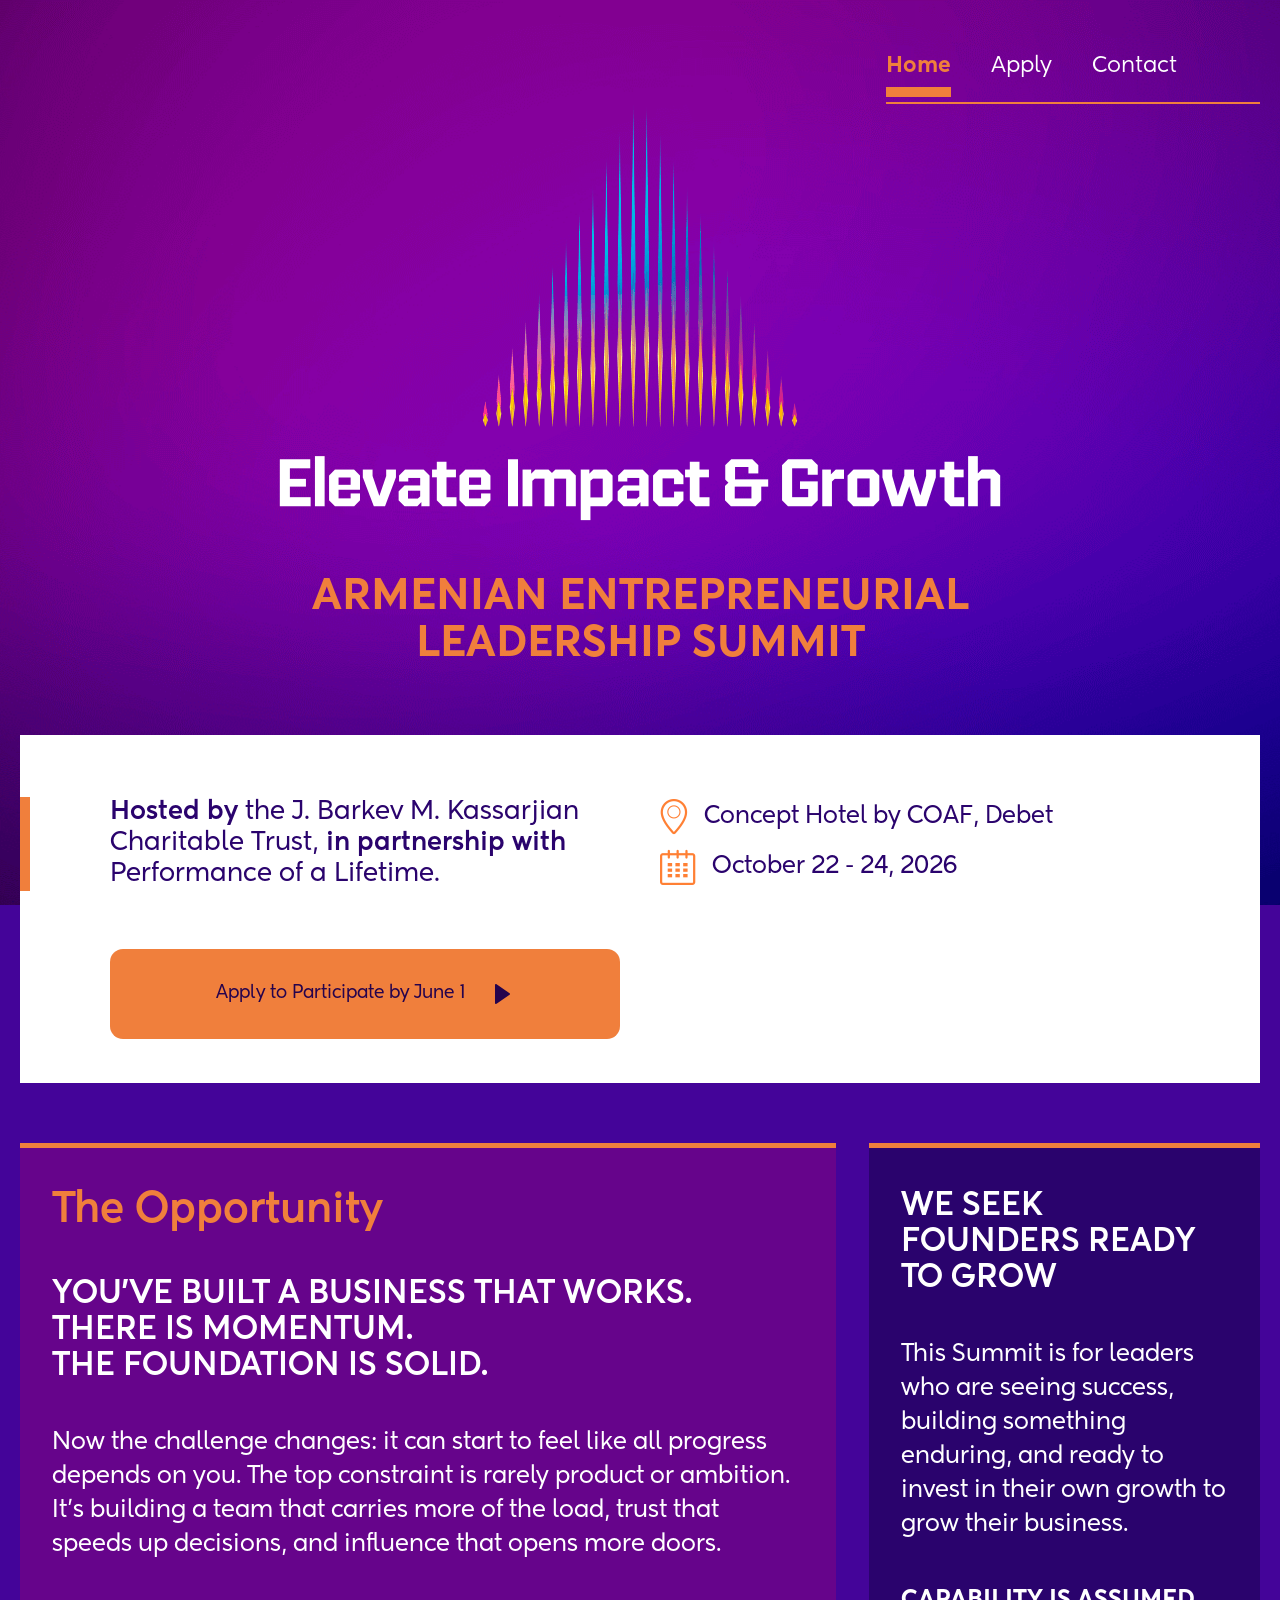
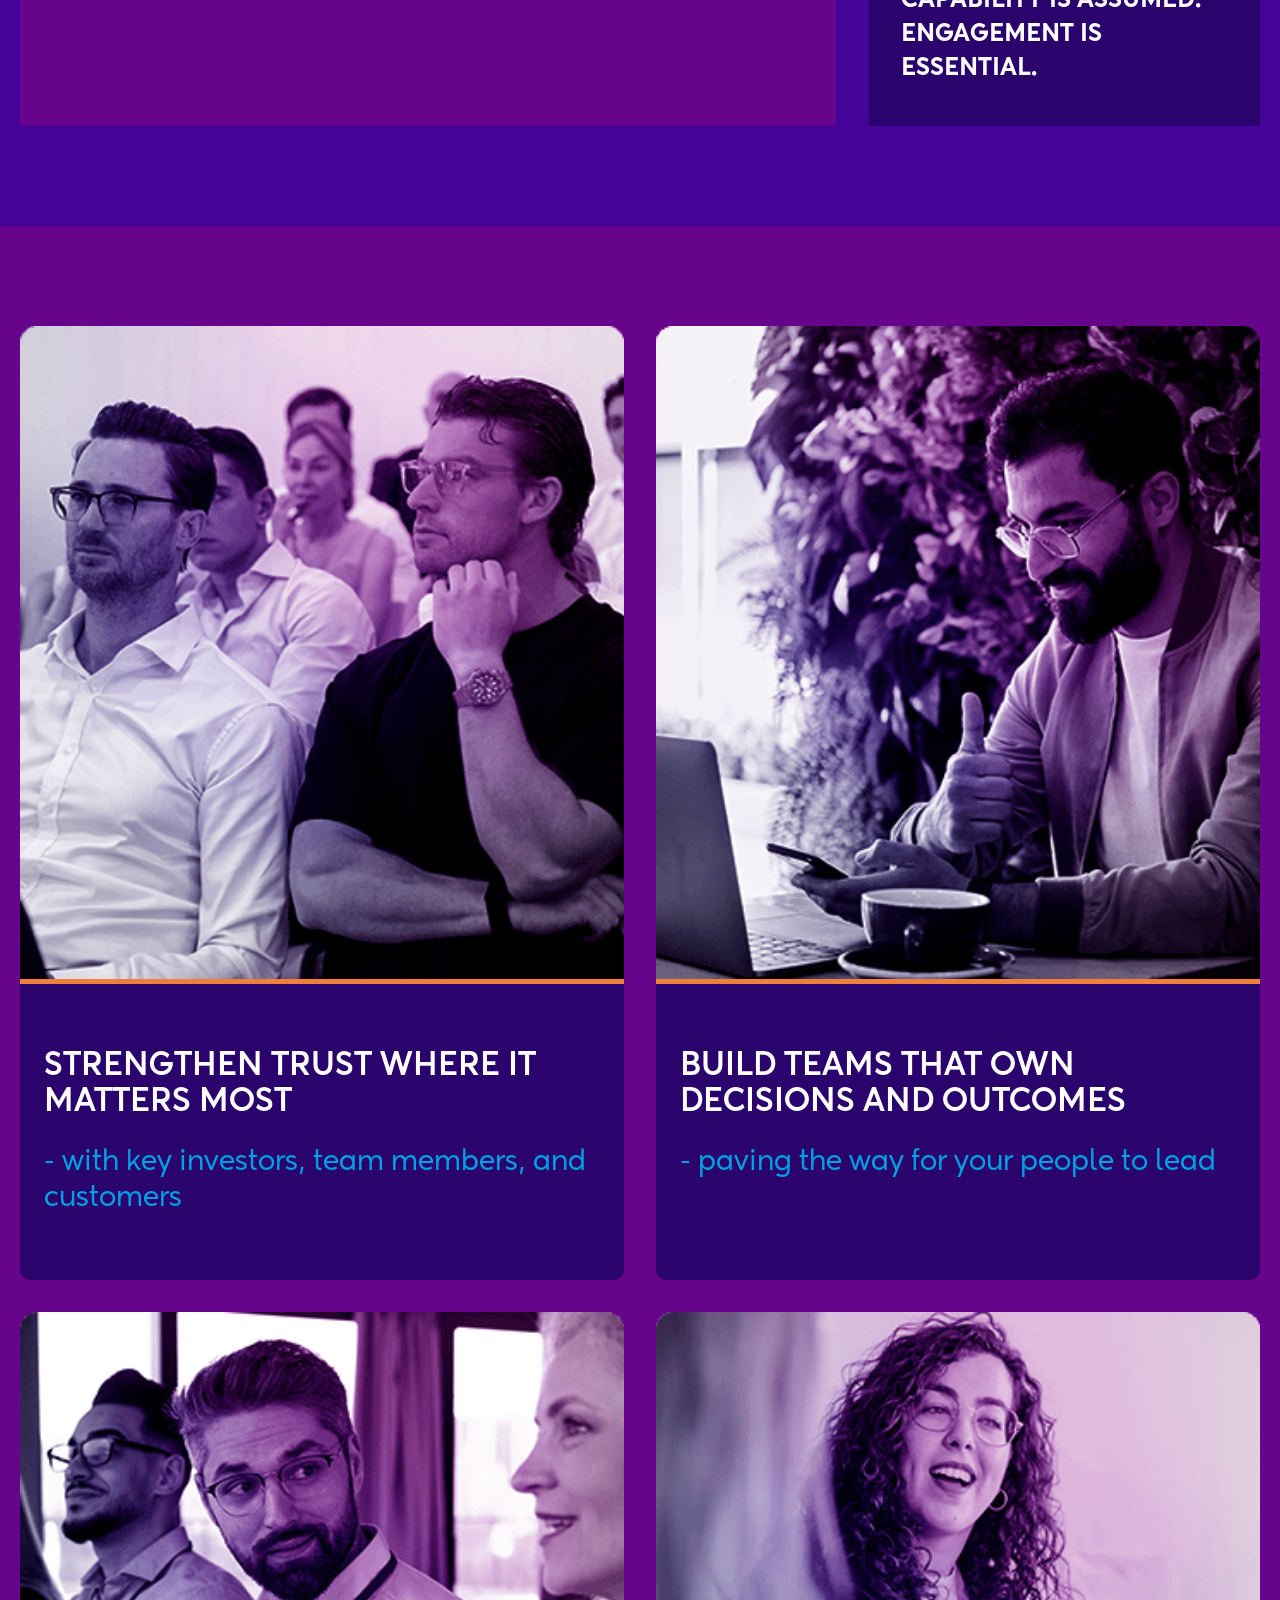
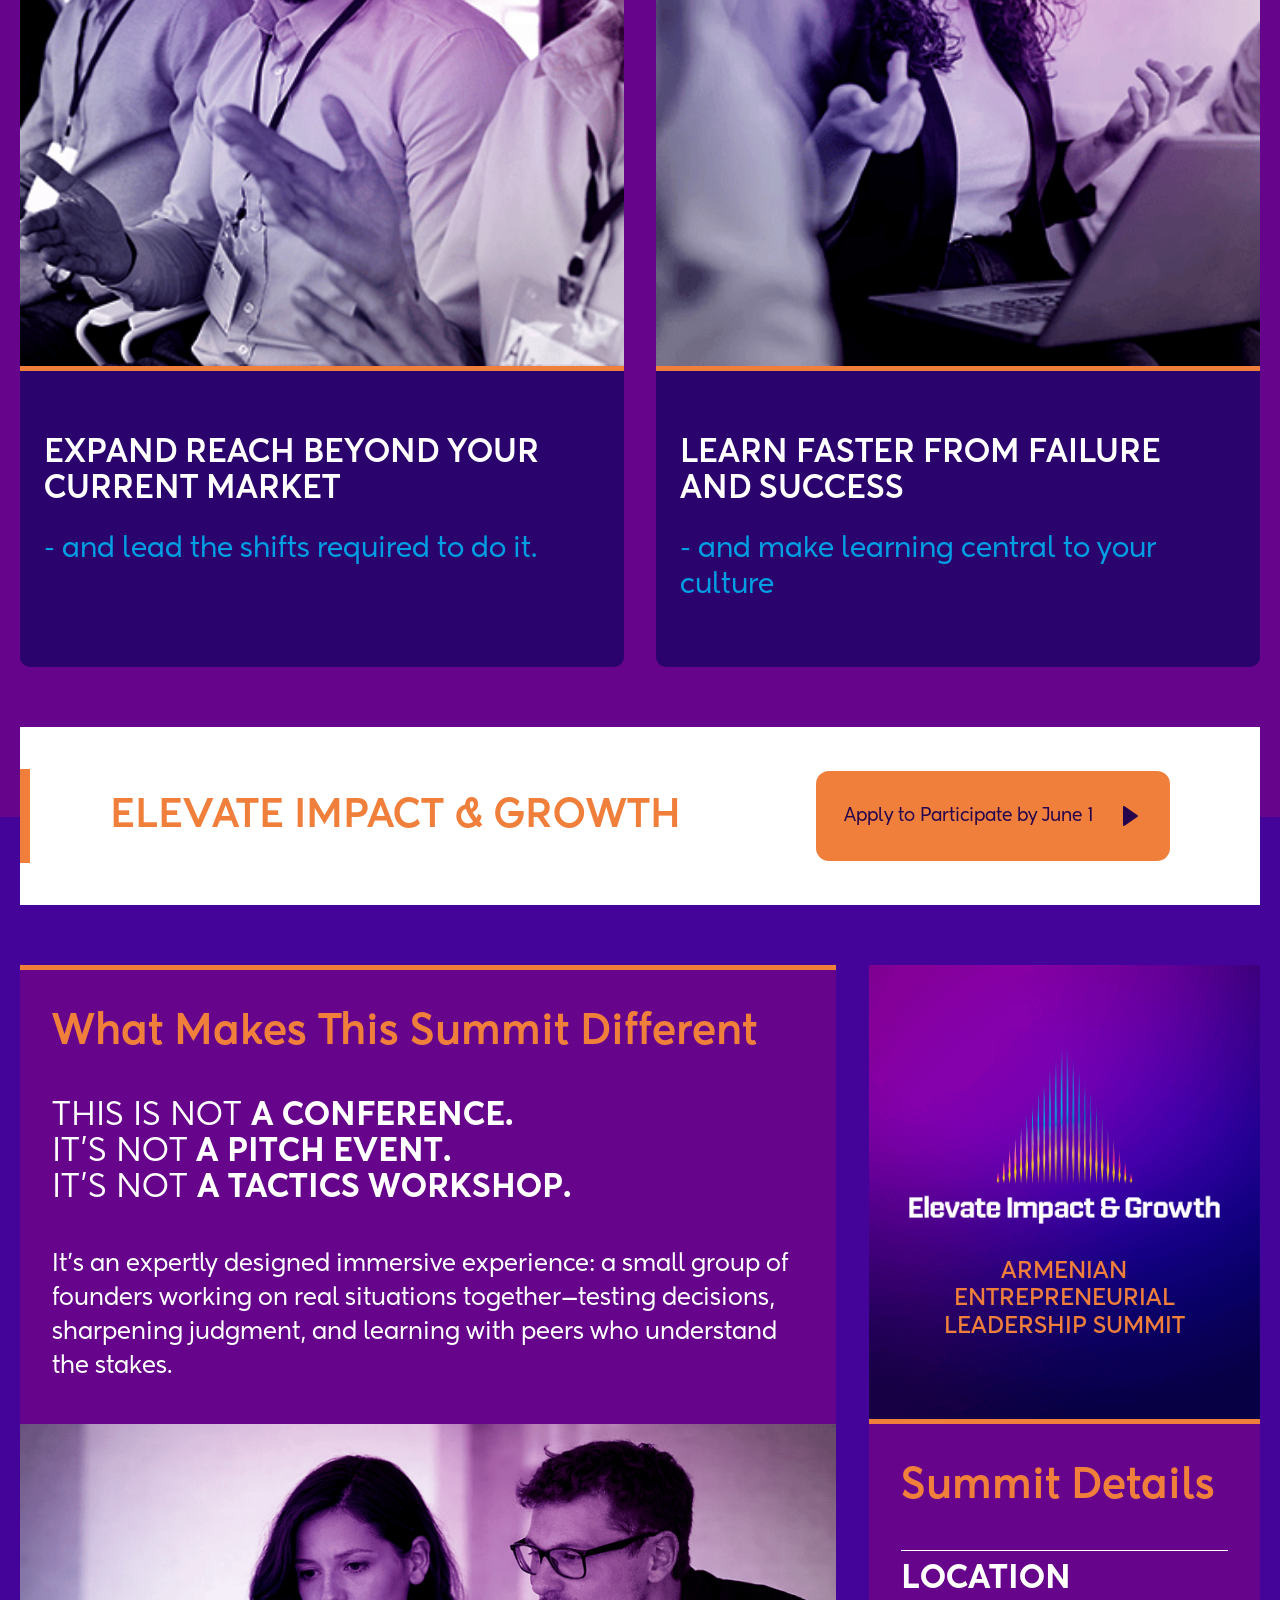
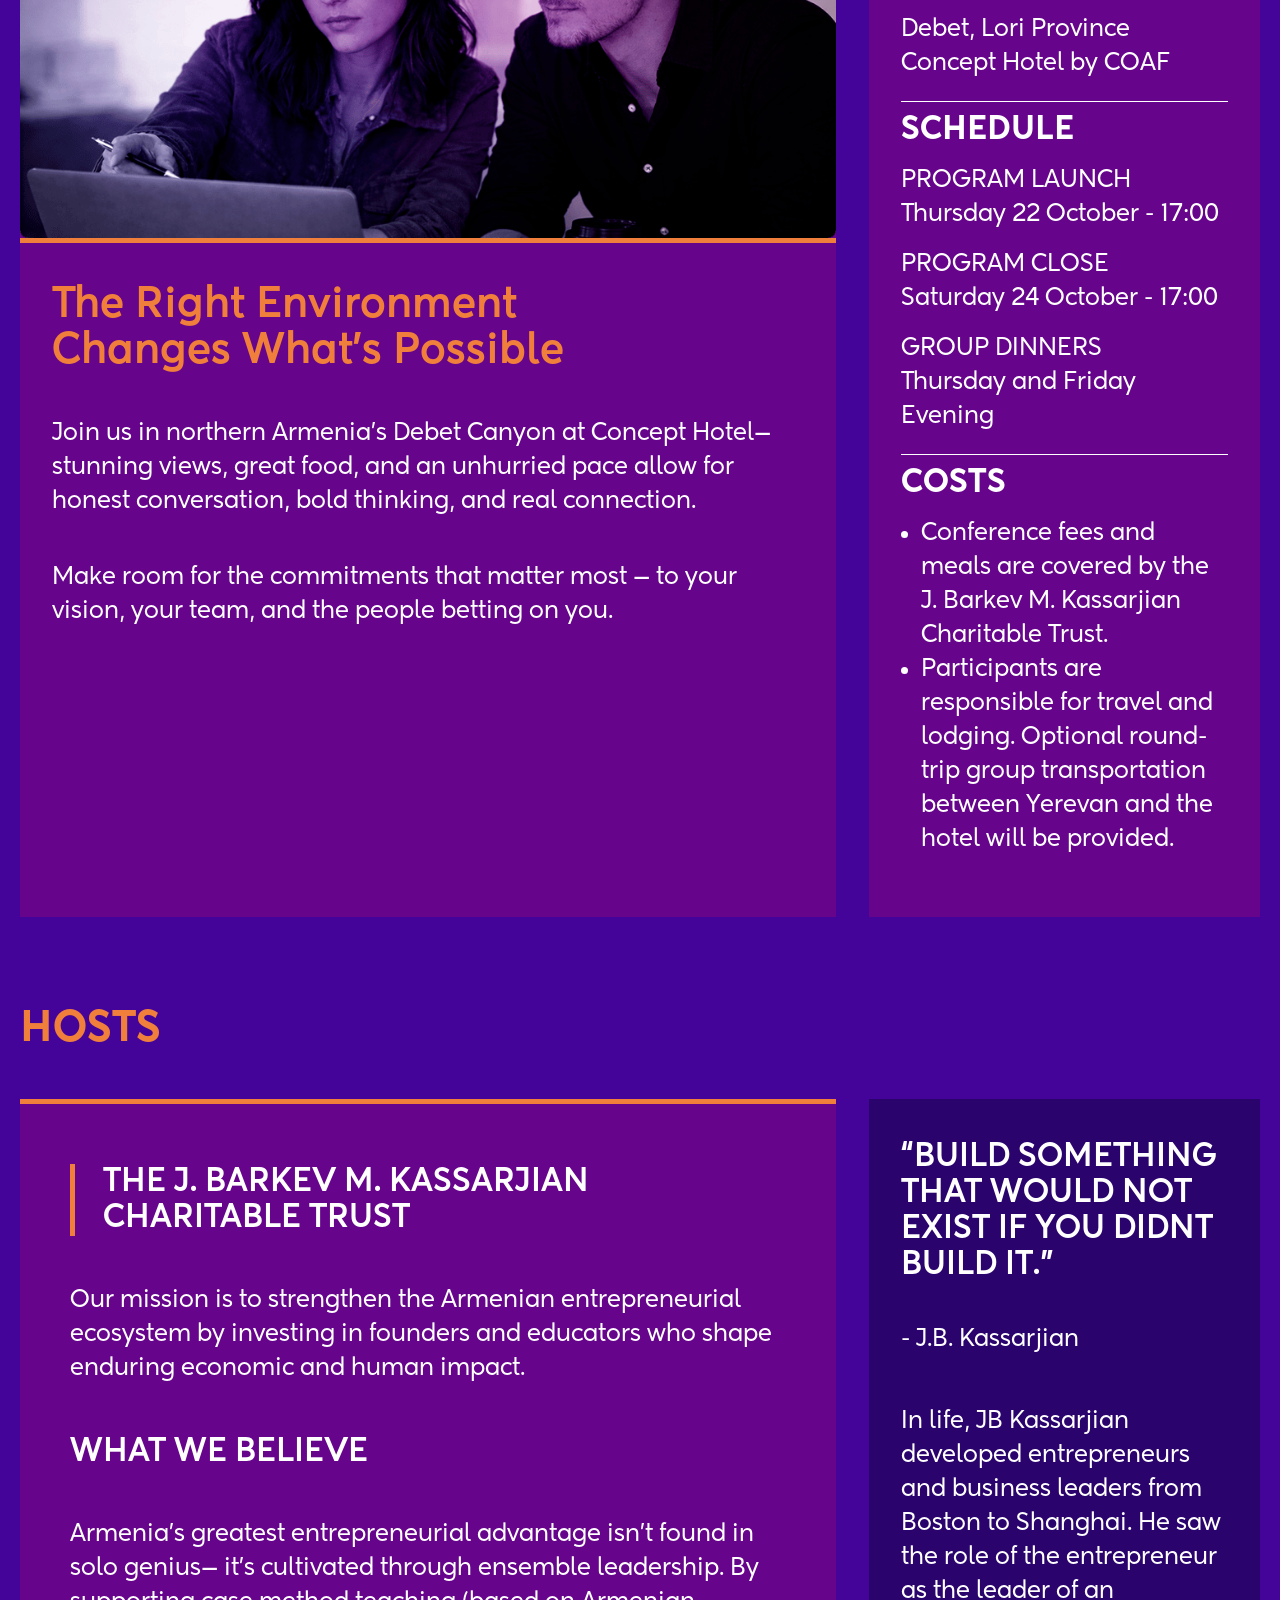
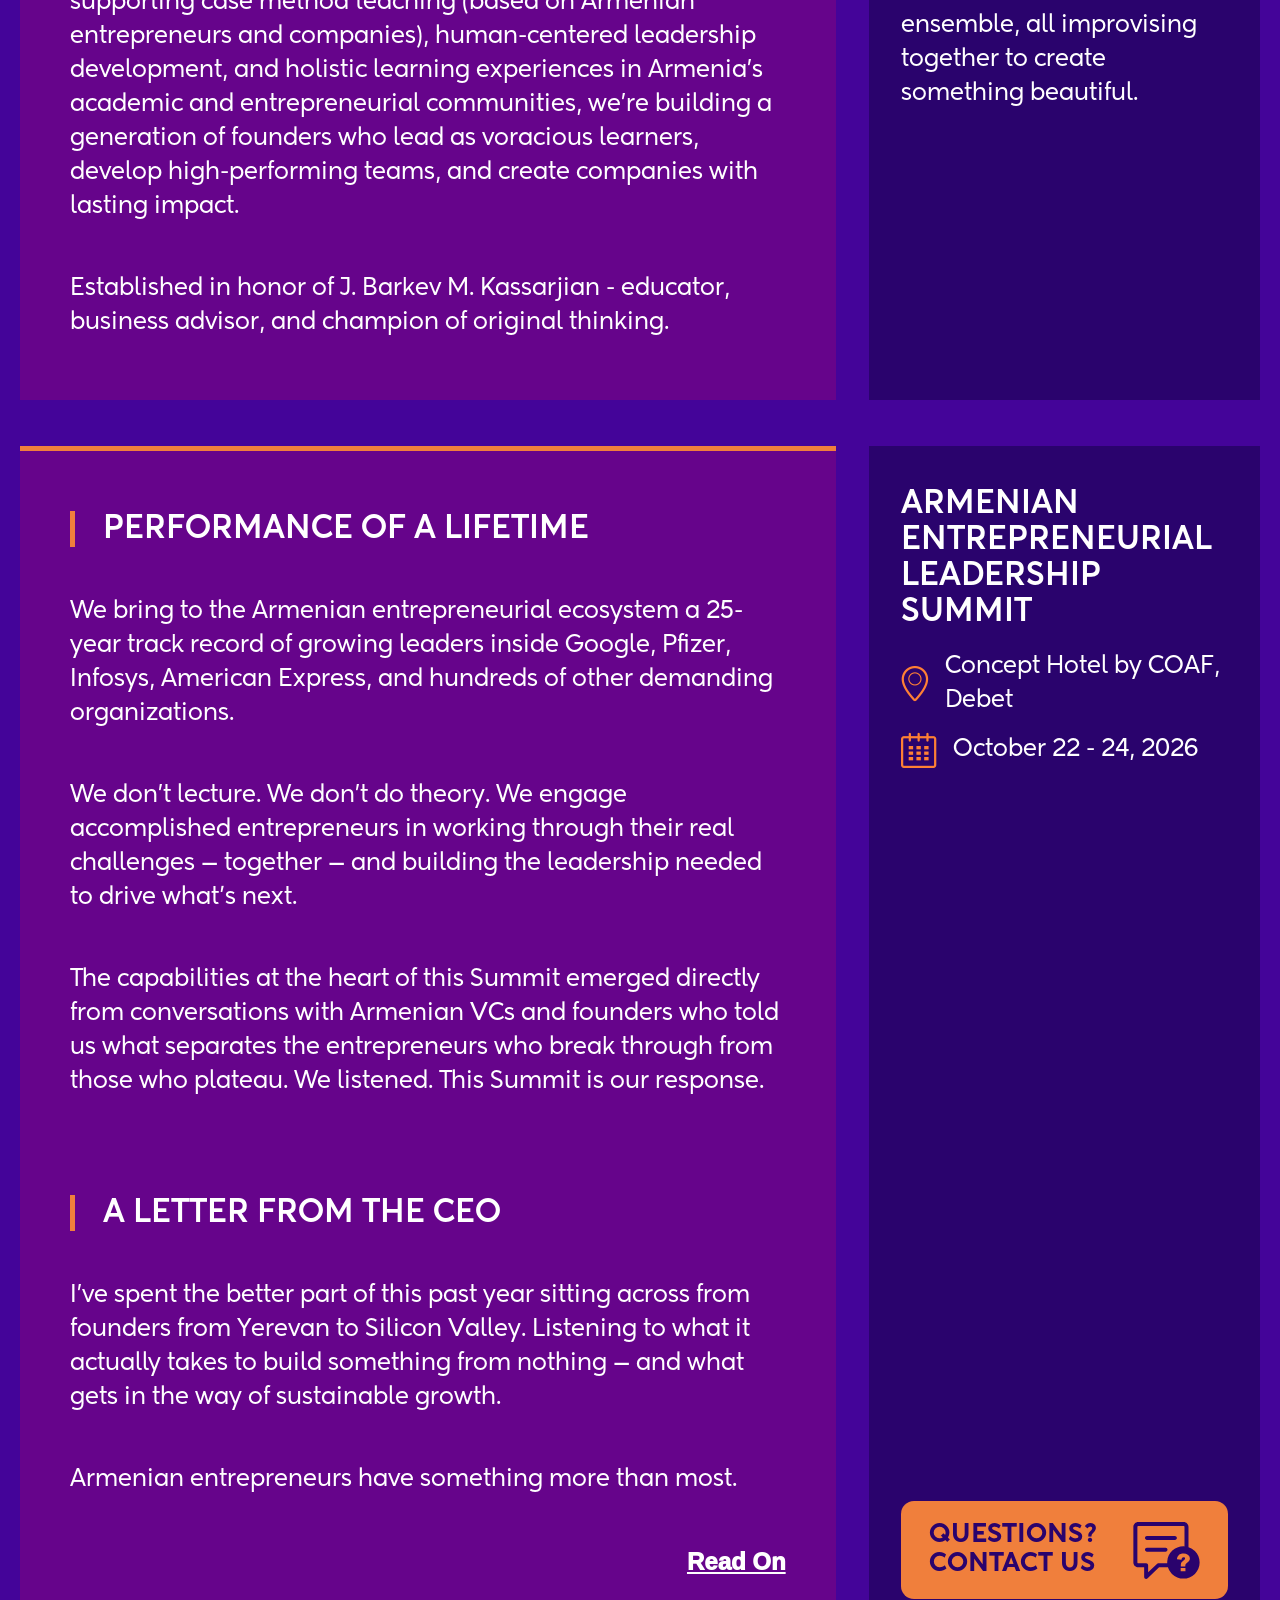
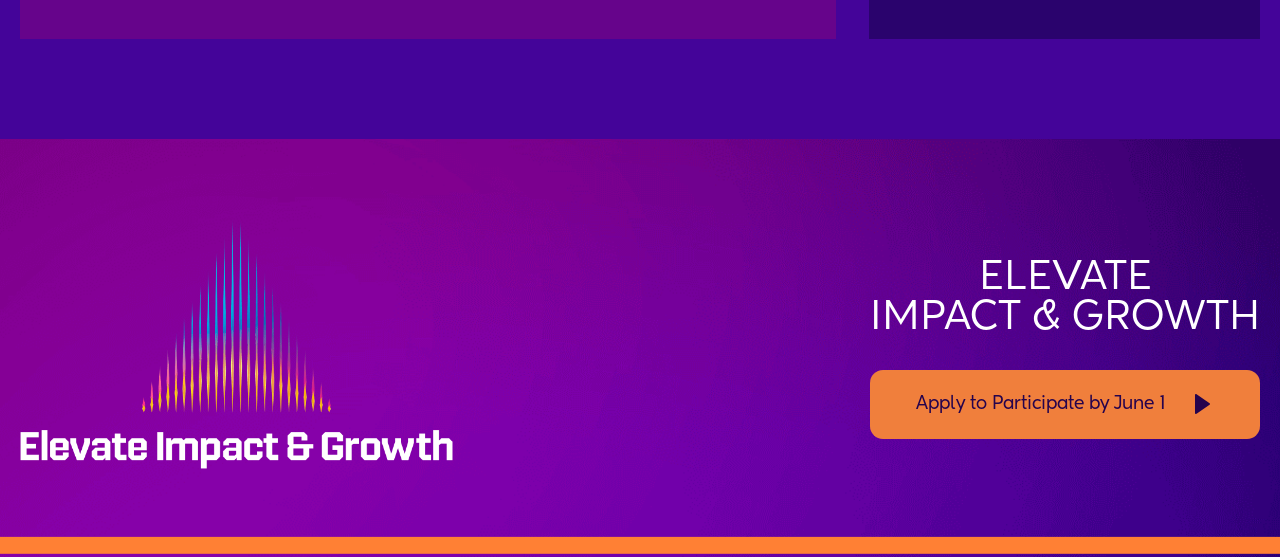
<file: index.html>
<!doctype html>
<html lang="en">
  <head>
    <meta charset="UTF-8" />
    <meta name="viewport" content="width=device-width, initial-scale=1.0" />
    <title>Summit</title>

    <!-- Styles -->
    <link rel="stylesheet" href="./assets/css/main.css" />
  </head>
  <body>
    <div class="wrapper">
      <!-- Header & Hero -->
      <div class="hero__wrapper">
        <!-- Header -->
        <header class="header">
          <div class="container">
            <!-- Desktop Menu -->
            <nav class="menu">
              <ul class="menu__list">
                <li class="menu__list-item">
                  <a href="#" class="menu__link active">Home</a>
                </li>
                <li class="menu__list-item">
                  <a href="./application-form.html" class="menu__link">Apply</a>
                </li>
                <li class="menu__list-item">
                  <a href="#" class="menu__link">Contact</a>
                </li>
              </ul>
            </nav>

            <!-- Mobile Menu -->
            <div class="mobile__menu">
              <ul class="mobile__menu-list">
                <li><a href="#" class="mobile__menu-link">Home</a></li>
                <li>
                  <a href="./application-form.html" class="mobile__menu-link"
                    >Apply</a
                  >
                </li>
                <li><a href="#" class="mobile__menu-link">Contact</a></li>
              </ul>
            </div>

            <!-- Burger Button -->
            <button
              id="burger"
              class="group burger-button"
              aria-label="Toggle mobile menu"
              aria-expanded="false"
              aria-controls="mobile-menu"
            >
              <span class="burger-button-top-line"></span>
              <span class="burger-button-center-line"></span>
              <span class="burger-button-bottom-line"></span>
            </button>
          </div>
        </header>

        <!-- Hero -->
        <section>
          <div class="container">
            <div class="hero">
              <img
                class="hero__logo"
                src="./assets/images/logo.png"
                alt="logo"
              />
              <h1 class="hero__title">
                ARMENIAN ENTREPRENEURIAL LEADERSHIP SUMMIT
              </h1>
            </div>
          </div>
        </section>
      </div>

      <main>
        <!-- The Opportunity -->
        <section class="section__opportunity">
          <div class="container">
            <div class="cta cta__opportunity">
              <h3 class="cta__title cta__title-opportunity">
                <span class="font-black">Hosted by</span> the J. Barkev M.
                Kassarjian Charitable Trust,
                <span class="font-black"> in partnership with</span> Performance
                of a Lifetime.
              </h3>
              <ul class="address__list">
                <li class="address__list-item">
                  <img src="./assets/images/location.png" alt="location icon" />
                  <a href="#">
                    <p class="section__text text-purple">
                      Concept Hotel by COAF, Debet
                    </p>
                  </a>
                </li>
                <li class="address__list-item">
                  <img src="./assets/images/calendar.png" alt="location icon" />
                  <p class="section__text text-purple">October 22 - 24, 2026</p>
                </li>
              </ul>
              <a
                href="./application-form.html"
                class="btn btn-primary btn-sm cta__btn"
              >
                Apply to Participate by June 1
                <svg
                  width="24"
                  height="24"
                  viewBox="0 0 24 24"
                  fill="none"
                  xmlns="http://www.w3.org/2000/svg"
                >
                  <path
                    d="M4.99941 2.9996L4.99941 20.9996C4.99998 21.1818 5.05024 21.3605 5.14479 21.5163C5.23933 21.6721 5.37457 21.7991 5.53596 21.8838C5.69735 21.9684 5.87877 22.0075 6.06069 21.9967C6.24261 21.9859 6.41815 21.9257 6.56841 21.8226L19.5684 12.8226C20.1074 12.4496 20.1074 11.5516 19.5684 11.1776L6.56841 2.1776C6.41846 2.07342 6.24284 2.01233 6.06061 2.00096C5.87839 1.98959 5.69653 2.02838 5.5348 2.11311C5.37307 2.19784 5.23765 2.32527 5.14326 2.48156C5.04887 2.63785 4.99912 2.81702 4.99941 2.9996Z"
                    fill="#25034d"
                  />
                </svg>
              </a>
            </div>
            <div class="section__grid opportunity">
              <div
                class="section__grid-item section__grid-item--left opportunity__item opportunity__item-left"
              >
                <h2 class="section__title">The Opportunity</h2>
                <h3 class="section__subtitle">
                  You've built a business that works. <br />
                  There is momentum. <br />
                  The foundation is solid.
                </h3>
                <p class="section__text">
                  Now the challenge changes: it can start to feel like all
                  progress depends on you. The top constraint is rarely product
                  or ambition. It’s building a team that carries more of the
                  load, trust that speeds up decisions, and influence that opens
                  more doors.
                </p>
              </div>
              <div
                class="section__grid-item section__grid-item--right opportunity__item opportunity__item-right"
              >
                <h3 class="section__subtitle">
                  We Seek Founders Ready to Grow
                </h3>
                <p class="section__text">
                  This Summit is for leaders who are seeing success, building
                  something enduring, and ready to invest in their own growth to
                  grow their business.
                </p>
                <p class="section__text section__text-bold">
                  Capability is assumed. <br />
                  Engagement is essential.
                </p>
              </div>
            </div>
          </div>
        </section>

        <!-- Ready -->
        <section class="section__ready">
          <div class="container">
            <div class="ready">
              <div class="ready__item">
                <img
                  class="ready__item-img"
                  src="./assets/images/team-1.png"
                  alt="ready image"
                />
                <div class="ready__item-info">
                  <h3 class="section__title ready__item-title">
                    STRENGTHEN TRUST WHERE IT MATTERS MOST
                  </h3>
                  <p class="ready__item-text">
                    - with key investors, team members, and customers
                  </p>
                </div>
              </div>
              <div class="ready__item">
                <img
                  class="ready__item-img"
                  src="./assets/images/team-2.png"
                  alt="ready image"
                />
                <div class="ready__item-info">
                  <h3 class="section__title ready__item-title">
                    BUILD TEAMS THAT OWN DECISIONS AND OUTCOMES
                  </h3>
                  <p class="ready__item-text">
                    - paving the way for your people to lead
                  </p>
                </div>
              </div>
              <div class="ready__item">
                <img
                  class="ready__item-img"
                  src="./assets/images/team-3.png"
                  alt="ready image"
                />
                <div class="ready__item-info">
                  <h3 class="section__title ready__item-title">
                    EXPAND REACH BEYOND YOUR CURRENT MARKET
                  </h3>
                  <p class="ready__item-text">
                    - and lead the shifts required to do it.
                  </p>
                </div>
              </div>
              <div class="ready__item">
                <img
                  class="ready__item-img"
                  src="./assets/images/team-4.png"
                  alt="ready image"
                />
                <div class="ready__item-info">
                  <h3 class="section__title ready__item-title">
                    LEARN FASTER FROM FAILURE AND SUCCESS
                  </h3>
                  <p class="ready__item-text">
                    - and make learning central to your culture
                  </p>
                </div>
              </div>
            </div>
          </div>
        </section>

        <!-- Different & Hosts -->
        <section class="section__different">
          <div class="container">
            <div class="cta cta__different">
              <h3 class="cta__title">Elevate Impact & Growth</h3>
              <a
                href="./application-form.html"
                class="btn btn-primary btn-sm cta__btn"
              >
                Apply to Participate by June 1
                <svg
                  width="24"
                  height="24"
                  viewBox="0 0 24 24"
                  fill="none"
                  xmlns="http://www.w3.org/2000/svg"
                >
                  <path
                    d="M4.99941 2.9996L4.99941 20.9996C4.99998 21.1818 5.05024 21.3605 5.14479 21.5163C5.23933 21.6721 5.37457 21.7991 5.53596 21.8838C5.69735 21.9684 5.87877 22.0075 6.06069 21.9967C6.24261 21.9859 6.41815 21.9257 6.56841 21.8226L19.5684 12.8226C20.1074 12.4496 20.1074 11.5516 19.5684 11.1776L6.56841 2.1776C6.41846 2.07342 6.24284 2.01233 6.06061 2.00096C5.87839 1.98959 5.69653 2.02838 5.5348 2.11311C5.37307 2.19784 5.23765 2.32527 5.14326 2.48156C5.04887 2.63785 4.99912 2.81702 4.99941 2.9996Z"
                    fill="#25034d"
                  />
                </svg>
              </a>
            </div>
            <div class="section__grid different">
              <div
                class="section__grid-item section__grid-item--left different__item"
              >
                <div class="different__item-inner">
                  <h2 class="section__title">
                    What Makes This Summit Different
                  </h2>
                  <h3 class="section__subtitle different__subtitle">
                    This is not <span class="font-heavy">a conference.</span>
                    <br />
                    It’s not<span class="font-heavy"> a pitch event.</span>
                    <br />
                    It’s not
                    <span class="font-heavy"> a tactics workshop.</span>
                  </h3>
                  <p class="section__text">
                    It’s an expertly designed immersive experience: a small
                    group of founders working on real situations
                    together—testing decisions, sharpening judgment, and
                    learning with peers who understand the stakes.
                  </p>
                </div>
              </div>
              <div
                class="section__grid-item section__grid-item--right different__item"
              >
                <div class="dirrefent__top">
                  <img
                    class="different__top-logo"
                    src="./assets/images/logo.png"
                    alt="logo"
                  />
                  <h4 class="dirrefent__top-title">
                    ARMENIAN ENTREPRENEURIAL LEADERSHIP SUMMIT
                  </h4>
                </div>
              </div>
            </div>
            <div class="section__grid different">
              <div
                class="section__grid-item section__grid-item--left different__item"
              >
                <img
                  class="different__item-img"
                  src="./assets/images/different-img.png"
                  alt="different image"
                />

                <div class="different__item-inner">
                  <h2 class="section__title">
                    The Right Environment <br />
                    Changes What's Possible
                  </h2>
                  <p class="section__text">
                    Join us in northern Armenia's Debet Canyon at Concept Hotel—
                    stunning views, great food, and an unhurried pace allow for
                    honest conversation, bold thinking, and real connection.
                  </p>
                  <p class="section__text">
                    Make room for the commitments that matter most — to your
                    vision, your team, and the people betting on you.
                  </p>
                </div>
              </div>
              <div
                class="section__grid-item section__grid-item--right different__item"
              >
                <div class="details">
                  <h2 class="section__title details__title">Summit Details</h2>
                  <div class="details__inner">
                    <h3 class="details__subtitle section__subtitle">
                      <span class="font-heavy">LOCATION</span>
                    </h3>
                    <p class="section__text">Debet, Lori Province</p>
                    <p class="section__text">Concept Hotel by COAF</p>
                  </div>

                  <div class="details__inner">
                    <h3 class="details__subtitle section__subtitle">
                      <span class="font-heavy">SCHEDULE</span>
                    </h3>
                    <div class="mb-4">
                      <p class="section__text uppercase">Program Launch</p>
                      <p class="section__text">Thursday 22 October - 17:00</p>
                    </div>
                    <div class="mb-4">
                      <p class="section__text uppercase">Program Close</p>
                      <p class="section__text">Saturday 24 October - 17:00</p>
                    </div>
                    <div>
                      <p class="section__text uppercase">Group Dinners</p>
                      <p class="section__text">Thursday and Friday Evening</p>
                    </div>
                  </div>

                  <div class="details__inner">
                    <h3 class="details__subtitle section__subtitle">
                      <span class="font-heavy">COSTS</span>
                    </h3>
                    <ul class="details__list">
                      <li class="details__list-item">
                        <p class="section__text">
                          Conference fees and meals are covered by the J. Barkev
                          M. Kassarjian Charitable Trust.
                        </p>
                      </li>
                      <li class="details__list-item">
                        <p class="section__text">
                          Participants are responsible for travel and lodging.
                          Optional round-trip group transportation between
                          Yerevan and the hotel will be provided.
                        </p>
                      </li>
                    </ul>
                  </div>
                </div>
              </div>
            </div>
            <div class="hosts__wrapper">
              <h2 class="section__title uppercase font-heavy">Hosts</h2>
              <div class="section__grid hosts">
                <div
                  class="section__grid-item section__grid-item--left hosts__item hosts__item-left"
                >
                  <h3 class="hosts__title text-white">
                    The J. Barkev M. Kassarjian Charitable Trust
                  </h3>

                  <p class="section__text hosts__text">
                    Our mission is to strengthen the Armenian entrepreneurial
                    ecosystem by investing in founders and educators who shape
                    enduring economic and human impact.
                  </p>

                  <h3 class="hosts__subtitle text-white">What We Believe</h3>

                  <p class="section__text hosts__text">
                    Armenia's greatest entrepreneurial advantage isn't found in
                    solo genius— it's cultivated through ensemble leadership. By
                    supporting case method teaching (based on Armenian
                    entrepreneurs and companies), human-centered leadership
                    development, and holistic learning experiences in Armenia's
                    academic and entrepreneurial communities, we're building a
                    generation of founders who lead as voracious learners,
                    develop high-performing teams, and create companies with
                    lasting impact.
                  </p>

                  <p class="section__text hosts__text">
                    Established in honor of J. Barkev M. Kassarjian - educator,
                    business advisor, and champion of original thinking.
                  </p>
                </div>
                <div
                  class="section__grid-item section__grid-item--right hosts__item hosts__item-right"
                >
                  <h3 class="text-white">
                    “BUILD SOMETHING THAT WOULD NOT EXIST IF YOU DIDNT BUILD
                    IT."
                  </h3>
                  <p class="section__text hosts__text mt-10">
                    - J.B. Kassarjian
                  </p>
                  <p class="section__text hosts__text mt-12">
                    In life, JB Kassarjian developed entrepreneurs and business
                    leaders from Boston to Shanghai. He saw the role of the
                    entrepreneur as the leader of an ensemble, all improvising
                    together to create something beautiful.
                  </p>
                </div>
              </div>

              <div class="section__grid hosts">
                <div
                  class="section__grid-item section__grid-item--left hosts__item hosts__item-left"
                >
                  <h3 class="hosts__title text-white">
                    Performance of a Lifetime
                  </h3>

                  <p class="section__text hosts__text">
                    We bring to the Armenian entrepreneurial ecosystem a 25-year
                    track record of growing leaders inside Google, Pfizer,
                    Infosys, American Express, and hundreds of other demanding
                    organizations.
                  </p>

                  <p class="section__text hosts__text">
                    We don't lecture. We don't do theory. We engage accomplished
                    entrepreneurs in working through their real challenges —
                    together — and building the leadership needed to drive
                    what’s next.
                  </p>

                  <p class="section__text hosts__text">
                    The capabilities at the heart of this Summit emerged
                    directly from conversations with Armenian VCs and founders
                    who told us what separates the entrepreneurs who break
                    through from those who plateau. We listened. This Summit is
                    our response.
                  </p>

                  <h3 class="hosts__title text-white mt-12">
                    A letter from the CEO
                  </h3>

                  <p class="section__text hosts__text">
                    I've spent the better part of this past year sitting across
                    from founders from Yerevan to Silicon Valley. Listening to
                    what it actually takes to build something from nothing — and
                    what gets in the way of sustainable growth.
                  </p>

                  <p class="section__text hosts__text">
                    Armenian entrepreneurs have something more than most.
                  </p>

                  <div class="read__on-hidden">
                    <p class="section__text hosts__text">
                      There's a drive that goes beyond the business. Building an
                      Armenian company is connected to building the country's
                      global impact. That's purpose.
                    </p>
                    <p class="section__text hosts__text">
                      And it's pressure: The moment what you built actually has
                      to scale, the game changes completely. Most founders (and
                      Fortune 50 execs) aren't ready for what comes next. Not
                      because they lack intelligence or drive. But because what
                      got them to this moment will not take them much further.
                    </p>
                    <p class="section__text hosts__text">
                      This is what JB challenged thousands of leaders to do:
                      grow your business by growing yourself and those you lead.
                    </p>
                    <p class="section__text hosts__text">
                      That's the work of this Summit. I hope you'll join us.
                    </p>
                    <p class="section__text hosts__text font-heavy">
                      Maureen Kelly
                    </p>
                  </div>

                  <button class="read__on-btn section__text-link section__text">
                    Read On
                  </button>
                </div>
                <div
                  class="section__grid-item section__grid-item--right hosts__item hosts__item-right"
                >
                  <h3 class="text-white">
                    Armenian Entrepreneurial Leadership Summit
                  </h3>

                  <ul class="address__list">
                    <li class="address__list-item">
                      <img
                        src="./assets/images/location.png"
                        alt="location icon"
                      />
                      <a href="#">
                        <p class="section__text">
                          Concept Hotel by COAF, Debet
                        </p>
                      </a>
                    </li>
                    <li class="address__list-item">
                      <img
                        src="./assets/images/calendar.png"
                        alt="location icon"
                      />
                      <p class="section__text">October 22 - 24, 2026</p>
                    </li>
                  </ul>

                  <a href="#" class="btn btn-primary address__btn">
                    <p>
                      Questions? <br />
                      Contact us
                    </p>
                    <svg
                      xmlns="http://www.w3.org/2000/svg"
                      xmlns:xlink="http://www.w3.org/1999/xlink"
                      width="67px"
                      height="57px"
                    >
                      <path
                        fill-rule="evenodd"
                        fill="rgb(42, 3, 109)"
                        d="M61.881,29.086 C60.091,27.297 57.899,25.955 55.486,25.171 L55.486,4.858 C55.486,2.193 53.313,0.032 50.633,0.032 L5.223,0.032 C2.543,0.032 0.370,2.193 0.370,4.858 L0.370,40.502 C0.376,41.779 0.889,43.001 1.799,43.902 L1.950,44.042 C2.842,44.861 4.010,45.318 5.223,45.323 L11.155,45.323 L11.155,54.927 C11.155,56.024 12.047,56.913 13.150,56.917 C13.723,56.913 14.267,56.670 14.649,56.246 L26.081,45.323 L34.941,45.323 C35.733,47.798 37.106,50.050 38.947,51.892 C45.280,58.190 55.548,58.190 61.881,51.892 C68.214,45.594 68.214,35.383 61.881,29.086 ZM51.490,24.393 C42.551,23.812 34.830,30.547 34.246,39.436 C34.204,40.075 34.200,40.716 34.235,41.355 L25.289,41.355 C24.776,41.349 24.281,41.542 23.908,41.891 L15.129,50.278 L15.129,43.307 C15.126,42.210 14.231,41.322 13.129,41.322 L5.223,41.322 C5.027,41.320 4.837,41.252 4.684,41.129 L4.630,41.076 C4.470,40.919 4.379,40.705 4.377,40.481 L4.377,4.858 C4.391,4.397 4.760,4.025 5.223,4.005 L50.644,4.005 C50.869,4.010 51.084,4.102 51.242,4.263 C51.401,4.420 51.491,4.635 51.490,4.858 L51.490,24.393 ZM14.083,29.654 C12.980,29.711 12.039,28.868 11.981,27.770 C11.924,26.673 12.772,25.737 13.875,25.680 C13.945,25.677 14.014,25.677 14.083,25.680 L32.628,25.680 C33.731,25.737 34.579,26.673 34.522,27.770 C34.468,28.788 33.651,29.601 32.628,29.654 L14.083,29.654 ZM14.083,17.894 C12.980,17.951 12.039,17.108 11.981,16.011 C11.924,14.913 12.772,13.978 13.875,13.921 C13.945,13.917 14.014,13.917 14.083,13.921 L41.778,13.921 C42.882,13.864 43.823,14.707 43.880,15.804 C43.937,16.902 43.090,17.837 41.986,17.894 C41.917,17.898 41.848,17.898 41.778,17.894 L14.083,17.894 ZM52.288,44.492 L47.823,44.492 C47.823,43.730 47.823,42.068 48.077,41.344 C48.251,40.871 48.513,40.435 48.848,40.057 C49.563,39.321 50.329,38.634 51.140,38.003 C51.776,37.467 52.089,37.016 52.089,36.593 C52.110,36.220 51.971,35.856 51.706,35.590 C51.379,35.334 50.967,35.210 50.552,35.242 C50.038,35.223 49.540,35.417 49.177,35.778 C48.739,36.320 48.493,36.991 48.476,37.687 L43.930,37.151 C44.016,35.635 44.664,34.204 45.747,33.134 C46.826,32.119 48.443,31.613 50.600,31.616 C52.052,31.555 53.490,31.929 54.726,32.689 C56.075,33.496 56.896,34.952 56.882,36.518 C56.882,37.193 56.695,37.855 56.343,38.432 C55.728,39.303 54.967,40.063 54.095,40.679 C53.510,41.089 53.003,41.597 52.596,42.181 C52.371,42.941 52.267,43.732 52.288,44.524 L52.288,44.492 ZM52.450,46.101 L52.450,49.366 L47.678,49.366 L47.678,46.095 L52.450,46.101 Z"
                      />
                    </svg>
                  </a>
                </div>
              </div>
            </div>
          </div>
        </section>
      </main>

      <!-- Footer -->
      <footer>
        <div class="container">
          <div class="footer">
            <div class="footer__item">
              <a href="#">
                <img
                  class="footer__logo"
                  src="./assets/images/logo.png"
                  alt="logo"
                />
              </a>
            </div>
            <div class="footer__item footer__item-right">
              <p class="footer__text">
                Elevate <br />
                Impact & Growth
              </p>
              <a
                href="./application-form.html"
                class="footer__btn btn btn-primary btn-sm"
              >
                Apply to Participate by June 1
                <svg
                  width="24"
                  height="24"
                  viewBox="0 0 24 24"
                  fill="none"
                  xmlns="http://www.w3.org/2000/svg"
                >
                  <path
                    d="M4.99941 2.9996L4.99941 20.9996C4.99998 21.1818 5.05024 21.3605 5.14479 21.5163C5.23933 21.6721 5.37457 21.7991 5.53596 21.8838C5.69735 21.9684 5.87877 22.0075 6.06069 21.9967C6.24261 21.9859 6.41815 21.9257 6.56841 21.8226L19.5684 12.8226C20.1074 12.4496 20.1074 11.5516 19.5684 11.1776L6.56841 2.1776C6.41846 2.07342 6.24284 2.01233 6.06061 2.00096C5.87839 1.98959 5.69653 2.02838 5.5348 2.11311C5.37307 2.19784 5.23765 2.32527 5.14326 2.48156C5.04887 2.63785 4.99912 2.81702 4.99941 2.9996Z"
                    fill="#25034d"
                  />
                </svg>
              </a>
            </div>
          </div>
        </div>
      </footer>
    </div>
  </body>

  <!-- Scripts -->
  <script src="./assets/js/main.js"></script>
</html>
</file>
<file: assets/css/main.css>
/* Default Reset */
* {
  margin: 0;
  padding: 0;
  box-sizing: border-box;
}
a {
  transition: 0.3s all ease;
  text-decoration: none;
}
button {
  background: transparent;
  cursor: pointer;
  transition: 0.3s all ease;
  border: none;
  padding: 0;
}
ul,
ol,
li {
  list-style: none;
}
/* Variables */
:root {
  --fontFamily: "Kentledge", sans-serif;
  --colorOrange: #f07f3c;
  --colorOrangeHovered: #c95e21;
  --colorPurple: #2a036d;
  --colorPurpleLight: #440499;
  --colorCyan: #009fe3;
  --colorViolet: #66048b;
}

/* Fonts */
@font-face {
  font-family: "Kentledge";
  src: url("../fonts/Kentledge-Regular.otf") format("opentype");
  font-weight: 400;
  font-style: normal;
}
@font-face {
  font-family: "Kentledge";
  src: url("../fonts/Kentledge-Light.otf") format("opentype");
  font-weight: 300;
  font-style: normal;
}
@font-face {
  font-family: "Kentledge";
  src: url("../fonts/Kentledge-Medium.otf") format("opentype");
  font-weight: 500;
  font-style: normal;
}
@font-face {
  font-family: "Kentledge";
  src: url("../fonts/Kentledge-Bold.otf") format("opentype");
  font-weight: 700;
  font-style: normal;
}
@font-face {
  font-family: "Kentledge";
  src: url("../fonts/Kentledge-Extra-Bold.otf") format("opentype");
  font-weight: 800;
  font-style: normal;
}
@font-face {
  font-family: "Kentledge";
  src: url("../fonts/Kentledge-Black.otf") format("opentype");
  font-weight: 900;
  font-style: normal;
}
@font-face {
  font-family: "Kentledge";
  src: url("../fonts/Kentledge-Heavy.otf") format("opentype");
  font-weight: 950; /* Или используйте 900, если 950 не поддерживается */
  font-style: normal;
}

/* Global Styles */
body {
  font-family: var(--fontFamily);
}
.container {
  max-width: 1544px;
  padding: 0 20px;
  margin: 0 auto;
}
h1 {
  font-weight: 950;
  font-size: 42px;
  text-transform: uppercase;
  color: var(--colorOrange);
  line-height: 1.125;
  @media screen and (width <= 992px) {
    font-size: 36px;
  }
}

h2 {
  font-weight: 800;
  font-size: 42px;
  line-height: 46px;
  text-transform: uppercase;
  color: var(--colorOrange);
  @media screen and (width <= 992px) {
    font-size: 32px;
  }
}
h3 {
  font-weight: 800;
  font-size: 32px;
  line-height: 36px;
  text-transform: uppercase;
  color: var(--colorOrange);

  @media screen and (width <= 992px) {
    font-size: 28px;
  }
}
h4 {
  font-size: 23px;
  line-height: 26px;
  text-transform: uppercase;
  color: var(--colorOrange);

  @media screen and (width <= 992px) {
    font-size: 20px;
  }
}
strong {
  font-weight: 950;
}
.section__title {
  text-transform: capitalize;
}
.section__subtitle {
  color: white;
}
.section__text {
  font-size: 24px;
  line-height: 34px;
  color: #fff;
  font-weight: 500;
  @media screen and (width <= 992px) {
    font-size: 20px;
    line-height: 30px;
  }
  &.section__text-bold {
    text-transform: uppercase;
    font-weight: 950;
  }
}
.section__text-link {
  font-weight: 950;
  color: #fff;
  text-decoration: underline;
  &:hover {
    color: var(--colorOrange);
  }
}
.section__grid {
  display: grid;
  width: 100%;
  grid-template-columns: repeat(3, 1fr);
  gap: 33px;
  @media screen and (width <= 992px) {
    grid-template-columns: repeat(1, 1fr);
  }
}

.section__grid-item {
  &.section__grid-item--left {
    background: var(--colorViolet);
    grid-column: span 2;
    @media screen and (width <= 992px) {
      grid-column: span 1;
    }
  }
  &.section__grid-item--right {
    background: var(--colorPurple);
  }
}

.btn {
  padding: 20px 28px;
  background: var(--colorOrange);
  border-radius: 13px;
  display: flex;
  align-items: center;
  justify-content: space-between;
  font-size: 26px;
  line-height: 29px;
  text-transform: uppercase;
  font-weight: 950;
  color: var(--colorPurple);
  &:hover {
    background: var(--colorOrangeHovered);
  }
  &:active {
    color: #fff;
  }
  @media screen and (width <= 992px) {
    padding: 16px 24px;
    font-size: 20px;
  }
}
.btn-sm {
  font-size: 18px;
  font-weight: 500;
  text-transform: none;
  color: #25034d !important;
  justify-content: center;
  gap: 24px;
}
.read__on-btn {
  margin-left: auto;
}
/* Utils */
.hidden {
  display: none !important;
}
.uppercase {
  text-transform: uppercase;
}
.mb-4 {
  margin-bottom: 16px;
}
.font-heavy {
  font-weight: 950;
}
.font-black {
  font-weight: 800;
}
.text-white {
  color: #fff;
}
.mt-10 {
  margin-top: 40px;
  @media screen and (width <= 1024px) {
    margin-top: 32px;
  }
}
.mt-12 {
  margin-top: 48px;
  @media screen and (width <= 1024px) {
    margin-top: 32px;
  }
}
.text-purple {
  color: var(--colorPurple);
}

/* Header & Hero ========================================== */
.hero__wrapper {
  background: var(--colorViolet) url("../images/hero-bg.png") center/cover
    no-repeat;
}
/* Header */
.header {
  padding-top: 50px;
  @media screen and (width <= 992px) {
    padding-top: 24px;
  }
}
.menu {
  margin-left: auto;
  display: flex;
  justify-content: flex-end;
  @media screen and (width <= 992px) {
    display: none;
  }
}
.menu__list {
  display: flex;
  gap: 40px;
  padding-bottom: 20px;
  border-bottom: 2px solid var(--colorOrange);
  max-width: 374px;
  width: 100%;
  list-style: none;
}
.menu__link {
  font-size: 22px;
  color: #fff;
  position: relative;
  &:hover {
    &:after {
      scale: 1;
    }
  }
  &:after {
    position: absolute;
    content: "";
    left: 0;
    bottom: -20px;
    width: 100%;
    height: 10px;
    background: var(--colorOrange);
    scale: 0;
    transition: 0.3s all ease;
  }
  &.active {
    color: var(--colorOrange);
    font-weight: 950;
    &:after {
      scale: 1;
    }
  }
}
.mobile__menu {
  position: fixed;
  left: 0;
  top: 0;
  width: 100%;
  background: var(--colorPurple);
  padding: 80px 34px;
  z-index: 10;
}
.mobile__menu-list {
  display: flex;
  flex-direction: column;
  align-items: center;
  gap: 32px;
}
.mobile__menu-link {
  font-size: 24px;
  font-weight: 900;
  color: #fff;
  z-index: 20;
}
.burger-button {
  z-index: 20;
  position: relative;
  margin-left: auto;
  display: none;
  height: 20px;
  width: 30px;
  background: none;
  @media screen and (width <= 992px) {
    display: block;
  }

  &.active {
    .burger-button-top-line {
      transform: translateY(9px) rotate(45deg);
    }
    .burger-button-center-line {
      opacity: 0;
    }
    .burger-button-bottom-line {
      transform: translateY(-9px) rotate(-45deg);
    }
  }
}
.burger-button-top-line {
  position: absolute;
  top: 0;
  left: 0;
  width: 30px;
  height: 2px;
  background: var(--colorOrange);
  transition: 0.3s all ease;
}
.burger-button-center-line {
  position: absolute;
  top: 50%;
  left: 0;
  width: 30px;
  height: 2px;
  transform: translate(0%, -50%);
  background: var(--colorOrange);
  transition: 0.3s all ease;
}
.burger-button-bottom-line {
  position: absolute;
  bottom: 0;
  left: 0;
  width: 30px;
  height: 2px;
  background: var(--colorOrange);
  transition: 0.3s all ease;
}

/* Hero */
.hero {
  display: flex;
  flex-direction: column;
  justify-content: center;
  align-items: center;
  gap: 54px;
  padding-bottom: 235px;
}
.hero__logo {
  max-width: 722px;
  width: 100%;
  height: auto;
}
.hero__title {
  max-width: 700px;
  text-align: center;
  color: var(--colorOrange);
}

/* CTA ====================================================== */
.cta {
  background: #fff;
  padding: 44px 90px;
  display: flex;
  align-items: center;
  justify-content: space-between;
  gap: 40px;
  @media screen and (width <= 1024px) {
    padding: 40px 50px;
    flex-direction: column;
    align-items: start;
  }
  @media screen and (width <= 992px) {
    padding: 24px;
  }

  &.cta__different {
    margin-top: -240px;
    margin-bottom: 60px;
  }
  &.cta__opportunity {
    display: grid;
    grid-template-columns: repeat(3, 1fr);
    margin-top: -240px;
    margin-bottom: 60px;
    @media screen and (width <= 1280px) {
      grid-template-columns: repeat(2, 1fr);
      margin-top: -320px;
    }
    @media screen and (width <= 992px) {
      grid-template-columns: repeat(1, 1fr);
    }
  }
}
.cta__title {
  position: relative;
  font-size: 40px;
  line-height: 1;
  @media screen and (width <= 1024px) {
    font-size: 32px;
  }
  @media screen and (width <= 992px) {
    font-size: 28px;
  }
  &::after {
    position: absolute;
    content: "";
    height: 94px;
    width: 10px;
    background: var(--colorOrange);
    left: -85px;
    top: 50%;
    transform: translate(-50%, -50%);
    @media screen and (width <= 1024px) {
      left: -45px;
    }
    @media screen and (width <= 992px) {
      left: -19px;
      height: 60px;
    }
  }
}
.cta__btn {
  flex-shrink: 0;
  min-height: 90px;
  @media screen and (width <= 1024px) {
    min-height: auto;
  }
}
.cta__title-opportunity {
  font-size: 26px;
  text-transform: none;
  color: var(--colorPurple);
  font-weight: 500;
  line-height: 1.2;
  &::after {
    @media screen and (width <= 992px) {
      height: 100px;
    }
    @media screen and (width <= 680px) {
      height: 128px;
    }
  }
}

/* Opportunity ============================================== */
.section__opportunity {
  padding: 150px 0 100px 0;
  background: var(--colorPurpleLight);
}
.opportunity__item {
  display: flex;
  flex-direction: column;
  gap: 42px;
  border-top: 5px solid var(--colorOrange);
  &.opportunity__item-left {
    padding: 60px 90px;
    @media screen and (width <= 1440px) {
      padding: 40px 32px;
    }
  }
  &.opportunity__item-right {
    padding: 60px 50px;
    @media screen and (width <= 1440px) {
      padding: 40px 32px;
    }
  }
}

/* Ready =================================================== */
.section__ready {
  padding: 100px 0 150px 0;
  background: var(--colorViolet);
  @media screen and (width <= 1024px) {
    padding: 80px 0 150px 0;
  }
}
.ready {
  display: grid;
  grid-template-columns: repeat(4, 1fr);
  gap: 32px;
  @media screen and (width <= 1320px) {
    grid-template-columns: repeat(2, 1fr);
  }
  @media screen and (width <= 768px) {
    grid-template-columns: repeat(1, 1fr);
  }
}
.ready__item {
  border-radius: 10px;
  overflow: hidden;
  display: flex;
  flex-direction: column;
  height: 100%;
}
.ready__item-info {
  background: var(--colorPurple);
  padding: 64px 24px;
  height: 100%;
  border-top: 5px solid var(--colorOrange);
  @media screen and (width <= 1024px) {
    padding: 40px 20px;
  }
}
.ready__item-title {
  color: #fff;
}
.ready__item-text {
  margin-top: 24px;
  font-size: 28px;
  line-height: 36px;
  font-weight: 500;
  color: var(--colorCyan);
}

/* Different ============================================== */
.section__different {
  padding: 150px 0 100px 0;
  background: var(--colorPurpleLight);
}
.different__item {
  background: var(--colorViolet);
  display: flex;
  flex-direction: column;
}
.different__subtitle {
  font-weight: 400;
}
.different__item-inner {
  padding: 60px 90px;
  gap: 42px;
  display: flex;
  flex-direction: column;
  border-top: 5px solid var(--colorOrange);
  @media screen and (width <= 1440px) {
    padding: 40px 32px;
  }
  @media screen and (width <= 992px) {
    padding: 24px 20px;
  }
}
.different__item-img {
  max-width: 100%;
  width: 100%;
  height: auto;
  object-fit: cover;
}
.different__top-logo {
  max-width: 100%;
  width: 100%;
  height: auto;
  object-fit: cover;
}
.dirrefent__top {
  padding: 40px;
  display: flex;
  flex-direction: column;
  align-items: center;
  justify-content: center;
  background: url("../images/different-small-bg.png") center / cover no-repeat;
  border-bottom: 5px solid var(--colorOrange);
  height: 100%;
}
.dirrefent__top-title {
  text-align: center;
  margin-top: 34px;
  line-height: 1.2;
}
.details {
  padding: 60px 50px 20px 50px;
  background: var(--colorViolet);
  @media screen and (width <= 1440px) {
    padding: 40px 32px;
  }
  @media screen and (width <= 992px) {
    padding: 24px 20px;
  }
}
.details__title {
  margin-bottom: 40px;
  @media screen and (width <= 1024px) {
    margin-bottom: 32px;
  }
}
.details__inner {
  padding-top: 10px;
  border-top: 1px solid #fff;
  padding-bottom: 30px;
  @media screen and (width <= 1440px) {
    padding-bottom: 20px;
  }
}
.details__subtitle {
  margin-bottom: 16px;
}
.details__list-item {
  color: #fff;
  position: relative;
  padding-left: 20px;
  &:after {
    position: absolute;
    content: "";
    left: 0;
    top: 14px;
    width: 7px;
    height: 7px;
    border-radius: 100%;
    background: #fff;
  }
}

/* Hosts ================================================= */
.hosts__wrapper {
  margin-top: 90px;
}
.hosts {
  margin-top: 46px;
}
.hosts__item-left {
  padding: 60px 50px;
  border-top: 5px solid var(--colorOrange);
  display: flex;
  flex-direction: column;
  gap: 48px;
  @media screen and (width <= 992px) {
    padding: 24px 20px;
    gap: 32px;
  }
}
.hosts__item-right {
  padding: 60px 50px;
  display: flex;
  flex-direction: column;
  @media screen and (width <= 1440px) {
    padding: 40px 32px;
  }
}
.hosts__title {
  border-left: 5px solid var(--colorOrange);
  padding-left: 28px;
  color: #fff;
}
.hosts__subtitle {
  color: #fff;
}
.address__list {
  display: flex;
  flex-direction: column;
  gap: 14px;
  margin-top: 20px;
  margin-bottom: 24px;
}
.address__list-item {
  display: flex;
  gap: 16px;
  align-items: center;
}
.address__btn {
  margin-top: auto;
}

.read__on-hidden {
  gap: 48px;
  display: none;

  @media screen and (width <= 992px) {
    gap: 32px;
  }
}

/* Footer ================================================ */
footer {
  background: url("../images/footer__bg.png") center/cover no-repeat;
  padding: 80px 0;
  @media screen and (width <= 992px) {
    padding: 40px 0 80px 0;
  }
}
.footer {
  display: flex;
  align-items: center;
  justify-content: space-between;
  @media screen and (width <= 992px) {
    flex-direction: column;
    gap: 40px;
  }
}
.footer__item-right {
  max-width: 390px;
}
.footer__logo {
  max-width: 433px;
  width: 100%;
  height: auto;
}
.footer__text {
  font-size: 40px;
  line-height: 40px;
  text-transform: uppercase;
  color: #fff;
  text-align: center;
  @media screen and (width <= 1024px) {
    font-size: 32px;
  }
  @media screen and (width <= 992px) {
    font-size: 28px;
  }
}
.footer__btn {
  margin-top: 32px;
}
</file>
